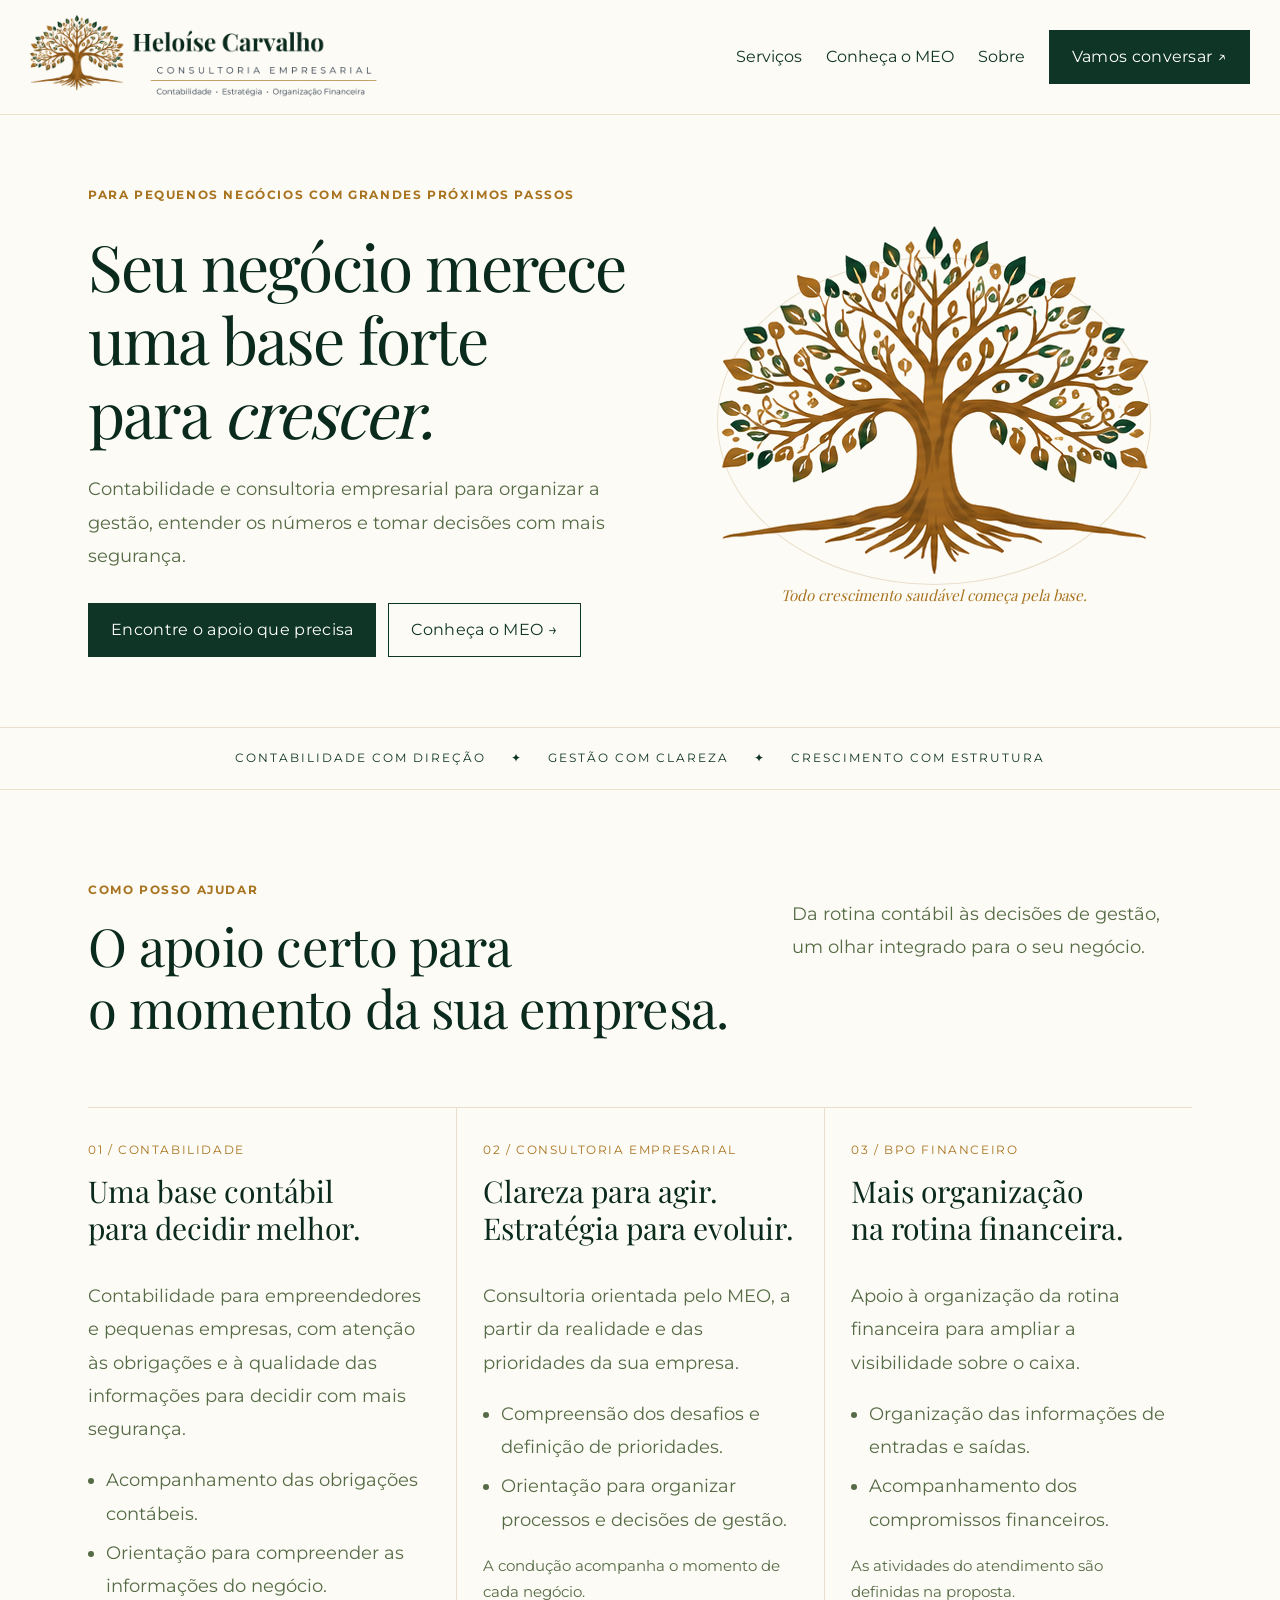
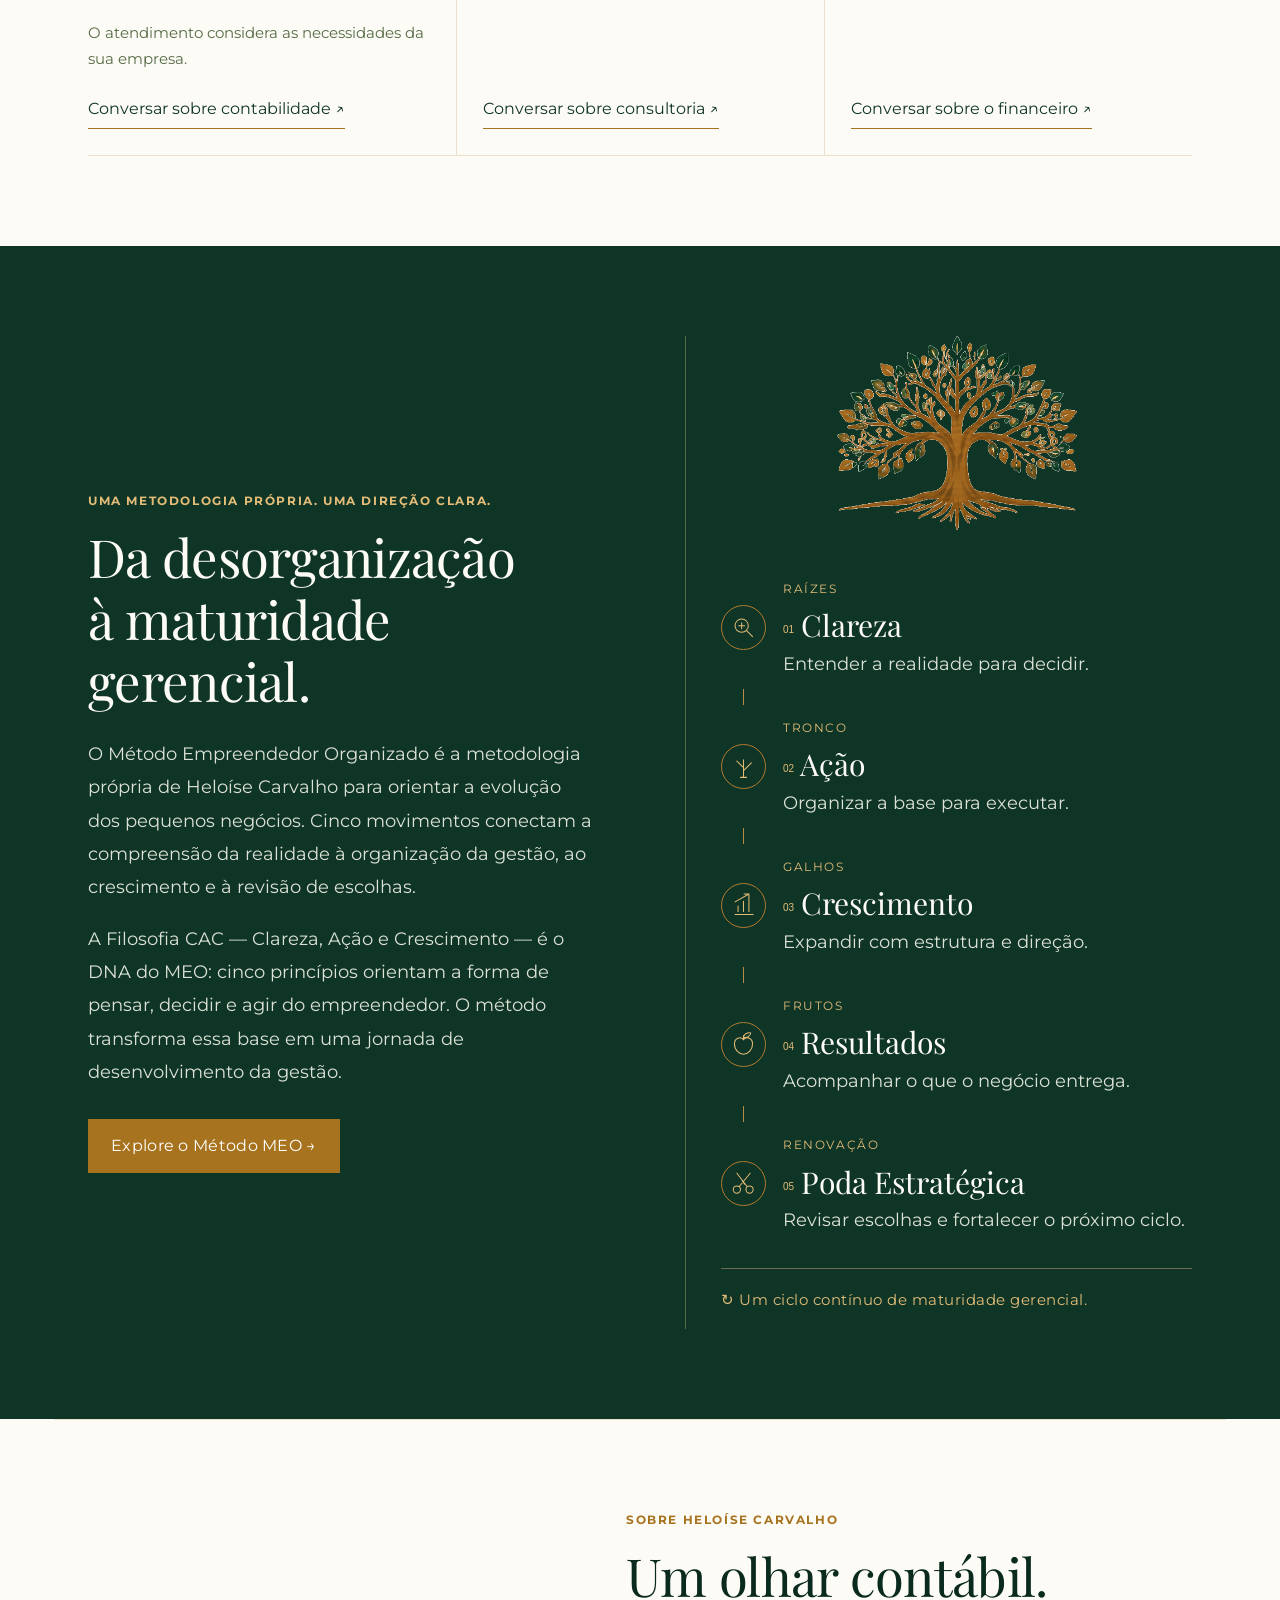
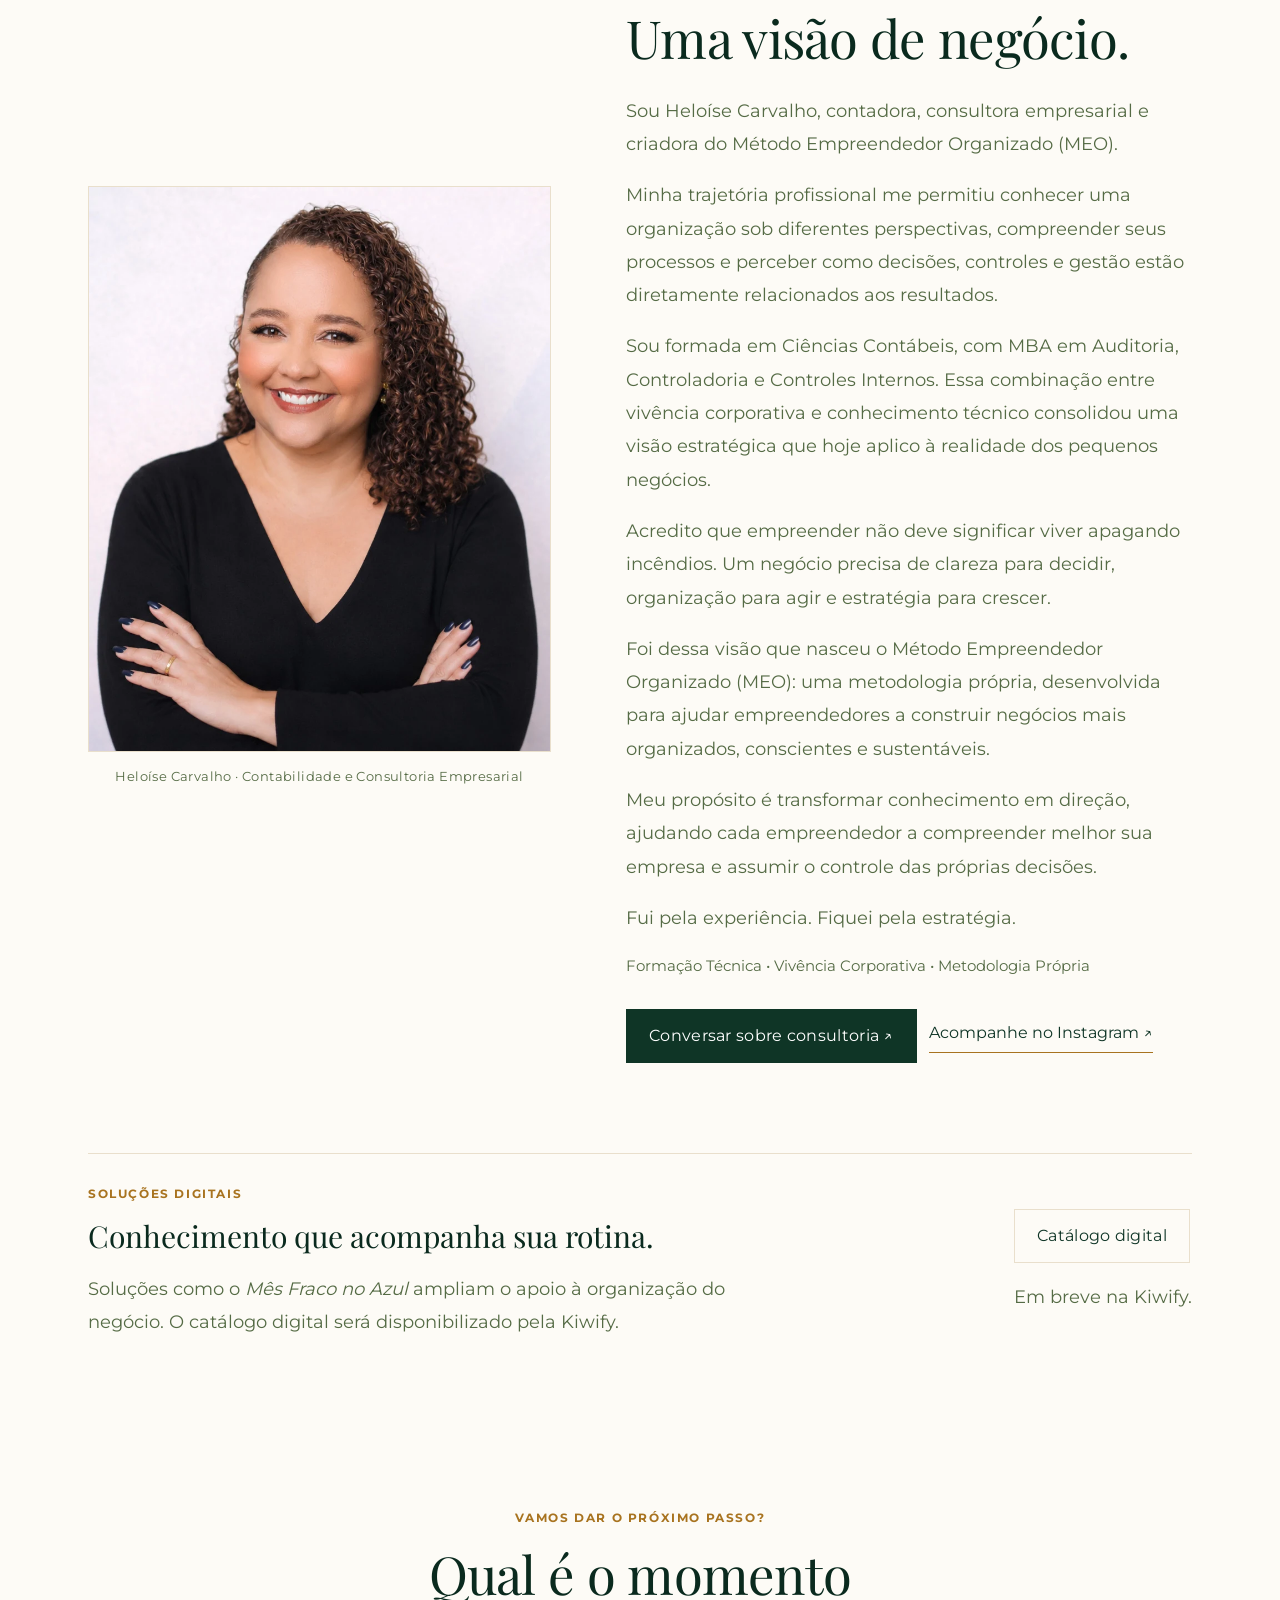
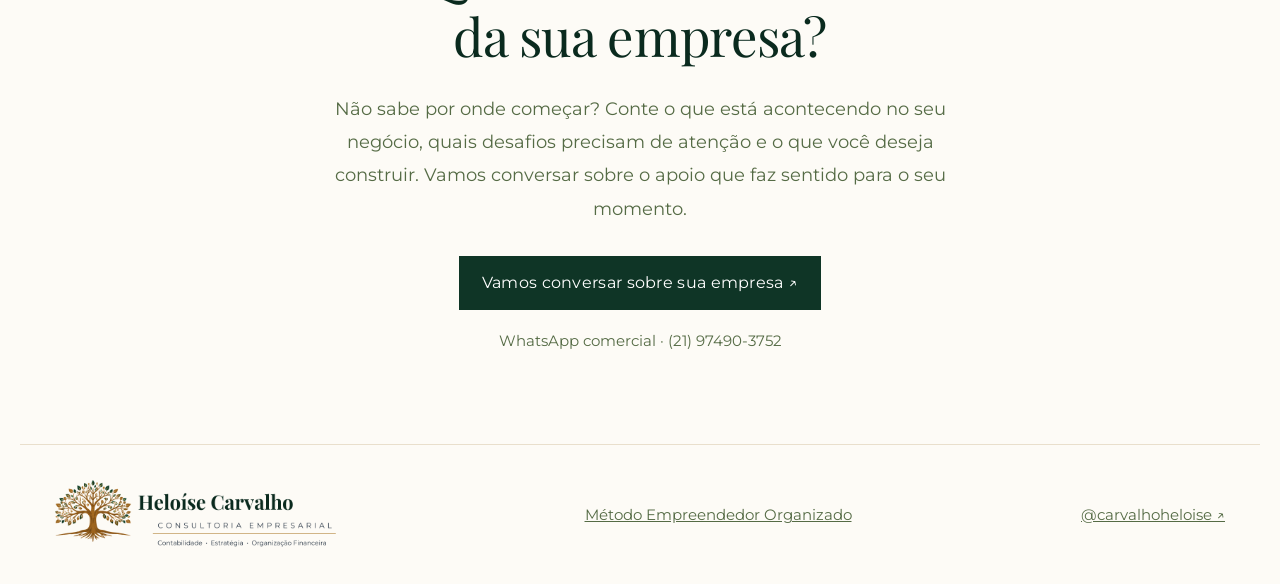
<file: index.html>
<!doctype html>
<html lang="pt-BR">
<head>
<meta charset="utf-8">
<meta name="viewport" content="width=device-width,initial-scale=1">
<meta name="robots" content="index,follow">
<title>Heloíse Carvalho | Consultoria Empresarial</title>
<meta name="description" content="Contabilidade e consultoria empresarial para pequenos negócios. Organização, clareza e estratégia com Heloíse Carvalho e o Método Empreendedor Organizado.">
<link rel="icon" type="image/png" sizes="32x32" href="assets/favicon-32.png">
<link rel="apple-touch-icon" sizes="180x180" href="assets/favicon-180.png">
<link rel="stylesheet" href="style.css">
<link rel="stylesheet" href="identity.css?v=20261111-legibilidade">
<script src="preview.js" defer></script></head>
<body>
<a class="skip" href="#principal">Ir para o conteúdo</a><header><div class="nav">
<a class="brand" href="index.html" aria-label="Heloíse Carvalho | Consultoria Empresarial — início"><img src="assets/logo-oficial-horizontal.png" alt="Heloíse Carvalho | Consultoria Empresarial — Contabilidade, Estratégia e Organização Financeira" width="1700" height="388"></a><nav aria-label="Principal"><a href="#servicos">Serviços</a><a href="meo.html">Conheça o MEO</a><a href="#sobre">Sobre</a><a class="button" href="https://wa.me/5521974903752" target="_blank" rel="noopener">Vamos conversar ↗</a></nav>
</div></header><main id="principal"><section class="wrap hero"><div>
<div class="eyebrow">Para pequenos negócios com grandes próximos passos</div>
<h1>Seu negócio merece<br>uma base forte<br>para <em>crescer.</em>
</h1>
<p>Contabilidade e consultoria empresarial para organizar a gestão, entender os números e tomar decisões com mais segurança.</p>
<div class="actions">
<a class="button" href="#servicos">Encontre o apoio que precisa</a><a class="button outline" href="meo.html">Conheça o MEO →</a>
</div>
</div>
<div class="treeframe">
<img class="tree official-tree" src="assets/simbolo-oficial.png" alt="Símbolo oficial de Heloíse Carvalho: árvore com folhas verdes e douradas" width="430" height="348"><p class="caption">Todo crescimento saudável começa pela base.</p>
</div></section><div class="strip">
<span>Contabilidade com direção</span><span>✦</span><span>Gestão com clareza</span><span>✦</span><span>Crescimento com estrutura</span>
</div>
<section class="wrap" id="servicos"><div class="sectionhead">
<div>
<div class="eyebrow">Como posso ajudar</div>
<h2>O apoio certo para<br>o momento da sua empresa.</h2>
</div>
<p>Da rotina contábil às decisões de gestão, um olhar integrado para o seu negócio.</p>
</div>
<div class="services">
<article class="service"><span class="number">01 / CONTABILIDADE</span><h3>Uma base contábil<br>para decidir melhor.</h3>
<p>Contabilidade para empreendedores e pequenas empresas, com atenção às obrigações e à qualidade das informações para decidir com mais segurança.</p>
<ul class="service-examples">
<li>Acompanhamento das obrigações contábeis.</li>
<li>Orientação para compreender as informações do negócio.</li>
</ul>
<p class="service-scope">O atendimento considera as necessidades da sua empresa.</p>
<a class="textlink" href="https://wa.me/5521974903752?text=Ol%C3%A1%2C%20quero%20conhecer%20os%20servi%C3%A7os%20de%20contabilidade.">Conversar sobre contabilidade ↗</a></article><article class="service"><span class="number">02 / CONSULTORIA EMPRESARIAL</span><h3>Clareza para agir.<br>Estratégia para evoluir.</h3>
<p>Consultoria orientada pelo MEO, a partir da realidade e das prioridades da sua empresa.</p>
<ul class="service-examples">
<li>Compreensão dos desafios e definição de prioridades.</li>
<li>Orientação para organizar processos e decisões de gestão.</li>
</ul>
<p class="service-scope">A condução acompanha o momento de cada negócio.</p>
<a class="textlink" href="https://wa.me/5521974903752?text=Ol%C3%A1%2C%20quero%20conversar%20sobre%20consultoria%20empresarial.">Conversar sobre consultoria ↗</a></article><article class="service"><span class="number">03 / BPO FINANCEIRO</span><h3>Mais organização<br>na rotina financeira.</h3>
<p>Apoio à organização da rotina financeira para ampliar a visibilidade sobre o caixa.</p>
<ul class="service-examples">
<li>Organização das informações de entradas e saídas.</li>
<li>Acompanhamento dos compromissos financeiros.</li>
</ul>
<p class="service-scope">As atividades do atendimento são definidas na proposta.</p>
<a class="textlink" href="https://wa.me/5521974903752?text=Ol%C3%A1%2C%20quero%20saber%20mais%20sobre%20BPO%20financeiro.">Conversar sobre o financeiro ↗</a></article>
</div></section><section class="dark"><div class="wrap split">
<div>
<div class="eyebrow">Uma metodologia própria. Uma direção clara.</div>
<h2>Da desorganização<br>à maturidade gerencial.</h2>
<p>O Método Empreendedor Organizado é a metodologia própria de Heloíse Carvalho para orientar a evolução dos pequenos negócios. Cinco movimentos conectam a compreensão da realidade à organização da gestão, ao crescimento e à revisão de escolhas.</p>
<p>A Filosofia CAC — Clareza, Ação e Crescimento — é o DNA do MEO: cinco princípios orientam a forma de pensar, decidir e agir do empreendedor. O método transforma essa base em uma jornada de desenvolvimento da gestão.</p>
<div class="actions"><a class="button gold" href="meo.html">Explore o Método MEO →</a></div>
</div>
<div class="method-visual">
<div class="method-tree"><img class="tree official-tree" src="assets/simbolo-oficial.png" alt="Símbolo oficial de Heloíse Carvalho: árvore com folhas verdes e douradas" width="430" height="348"></div>
<ol class="movement-list">
<li>
<span class="movement-icon"><svg viewBox="0 0 48 48" aria-hidden="true" focusable="false" fill="none" stroke="currentColor" stroke-width="1.7" stroke-linecap="round" stroke-linejoin="round"><circle cx="21" cy="21" r="11"></circle><path d="m29 29 10 10M16 21h10m-5-5v10"></path></svg></span><div>
<span class="movement-stage">Raízes</span><h3>
<span class="movement-number">01</span> Clareza</h3>
<p>Entender a realidade para decidir.</p>
</div>
</li>
<li>
<span class="movement-icon"><svg viewBox="0 0 48 48" aria-hidden="true" focusable="false" fill="none" stroke="currentColor" stroke-width="1.7" stroke-linecap="round" stroke-linejoin="round"><path d="M24 42V13m0 13L13 15m11 16 13-13M19 42h10"></path></svg></span><div>
<span class="movement-stage">Tronco</span><h3>
<span class="movement-number">02</span> Ação</h3>
<p>Organizar a base para executar.</p>
</div>
</li>
<li>
<span class="movement-icon"><svg viewBox="0 0 48 48" aria-hidden="true" focusable="false" fill="none" stroke="currentColor" stroke-width="1.7" stroke-linecap="round" stroke-linejoin="round"><path d="M10 39h30M15 34V25m9 9V17m9 17V8M10 18 33 5m-8 0h8v8"></path></svg></span><div>
<span class="movement-stage">Galhos</span><h3>
<span class="movement-number">03</span> Crescimento</h3>
<p>Expandir com estrutura e direção.</p>
</div>
</li>
<li>
<span class="movement-icon"><svg viewBox="0 0 48 48" aria-hidden="true" focusable="false" fill="none" stroke="currentColor" stroke-width="1.7" stroke-linecap="round" stroke-linejoin="round"><path d="M24 16c-5-6-15-3-15 7 0 10 8 17 15 17s15-7 15-17c0-10-10-13-15-7Z"></path><path d="M24 16V9m0 3c1-6 7-8 12-7-1 5-6 9-12 7Z"></path></svg></span><div>
<span class="movement-stage">Frutos</span><h3>
<span class="movement-number">04</span> Resultados</h3>
<p>Acompanhar o que o negócio entrega.</p>
</div>
</li>
<li>
<span class="movement-icon"><svg viewBox="0 0 48 48" aria-hidden="true" focusable="false" fill="none" stroke="currentColor" stroke-width="1.7" stroke-linecap="round" stroke-linejoin="round"><circle cx="13" cy="34" r="6"></circle><circle cx="34" cy="34" r="6"></circle><path d="m17 29 18-22M30 29 13 7m9 13 4 5"></path></svg></span><div>
<span class="movement-stage">Renovação</span><h3>
<span class="movement-number">05</span> Poda Estratégica</h3>
<p>Revisar escolhas e fortalecer o próximo ciclo.</p>
</div>
</li>
</ol>
<p class="movement-cycle">↻ Um ciclo contínuo de maturidade gerencial.</p>
</div>
</div></section><section class="wrap about about-layout" id="sobre"><figure class="professional-portrait"><img src="assets/heloise-831.webp" srcset="assets/heloise-430.webp 430w, assets/heloise-831.webp 831w" sizes="(max-width: 800px) calc(100vw - 48px), 480px" alt="Heloíse Carvalho, contadora e consultora empresarial" width="831" height="1015" loading="lazy"><figcaption>Heloíse Carvalho · Contabilidade e Consultoria Empresarial</figcaption></figure><div>
<div class="eyebrow">Sobre Heloíse Carvalho</div>
<h2>Um olhar contábil.<br>Uma visão de negócio.</h2>
<p>Sou Heloíse Carvalho, contadora, consultora empresarial e criadora do Método Empreendedor Organizado (MEO).</p>
<p>Minha trajetória profissional me permitiu conhecer uma organização sob diferentes perspectivas, compreender seus processos e perceber como decisões, controles e gestão estão diretamente relacionados aos resultados.</p>
<p>Sou formada em Ciências Contábeis, com MBA em Auditoria, Controladoria e Controles Internos. Essa combinação entre vivência corporativa e conhecimento técnico consolidou uma visão estratégica que hoje aplico à realidade dos pequenos negócios.</p>
<p>Acredito que empreender não deve significar viver apagando incêndios. Um negócio precisa de clareza para decidir, organização para agir e estratégia para crescer.</p>
<p>Foi dessa visão que nasceu o Método Empreendedor Organizado (MEO): uma metodologia própria, desenvolvida para ajudar empreendedores a construir negócios mais organizados, conscientes e sustentáveis.</p>
<p>Meu propósito é transformar conhecimento em direção, ajudando cada empreendedor a compreender melhor sua empresa e assumir o controle das próprias decisões.</p>
<p>Fui pela experiência. Fiquei pela estratégia.</p>
<p class="tiny">Formação Técnica • Vivência Corporativa • Metodologia Própria</p>
<div class="actions about-actions">
<a class="button" href="https://wa.me/5521974903752?text=Ol%C3%A1%2C%20Helo%C3%ADse!%20Quero%20conversar%20sobre%20consultoria%20para%20minha%20empresa.">Conversar sobre consultoria ↗</a><a class="textlink" href="https://www.instagram.com/carvalhoheloise/" target="_blank" rel="noopener">Acompanhe no Instagram ↗</a>
</div>
</div></section><section class="wrap" style="padding-top:0;padding-bottom:30px"><div class="digital">
<div>
<div class="eyebrow">Soluções digitais</div>
<h3>Conhecimento que acompanha sua rotina.</h3>
<p>Soluções como o <em>Mês Fraco no Azul</em> ampliam o apoio à organização do negócio. O catálogo digital será disponibilizado pela Kiwify.</p>
</div>
<div>
<!-- Inserir o endereço real do catálogo Kiwify neste bloco quando for fornecido; substituir o botão por um link. --><button class="button outline catalog-pending" type="button" disabled aria-describedby="catalog-status">Catálogo digital</button><p id="catalog-status" class="tiny">Em breve na Kiwify.</p>
</div>
</div></section><section class="wrap contact" id="contato"><div class="eyebrow">Vamos dar o próximo passo?</div>
<h2>Qual é o momento<br>da sua empresa?</h2>
<p>Não sabe por onde começar? Conte o que está acontecendo no seu negócio, quais desafios precisam de atenção e o que você deseja construir. Vamos conversar sobre o apoio que faz sentido para o seu momento.</p>
<div class="actions"><a class="button" href="https://wa.me/5521974903752?text=Ol%C3%A1%2C%20Helo%C3%ADse!%20Quero%20conversar%20sobre%20o%20momento%20atual%20da%20minha%20empresa." target="_blank" rel="noopener">Vamos conversar sobre sua empresa ↗</a></div>
<p class="tiny" style="margin-top:18px">WhatsApp comercial · (21) 97490-3752</p></section></main><footer><a class="footer-brand" href="index.html" aria-label="Heloíse Carvalho — início"><img src="assets/logo-oficial-horizontal.png" alt="Heloíse Carvalho | Consultoria Empresarial" width="1700" height="388" loading="lazy"></a><a href="meo.html">Método Empreendedor Organizado</a><a href="https://www.instagram.com/carvalhoheloise/">@carvalhoheloise ↗</a></footer>
</body>
</html>
</file>
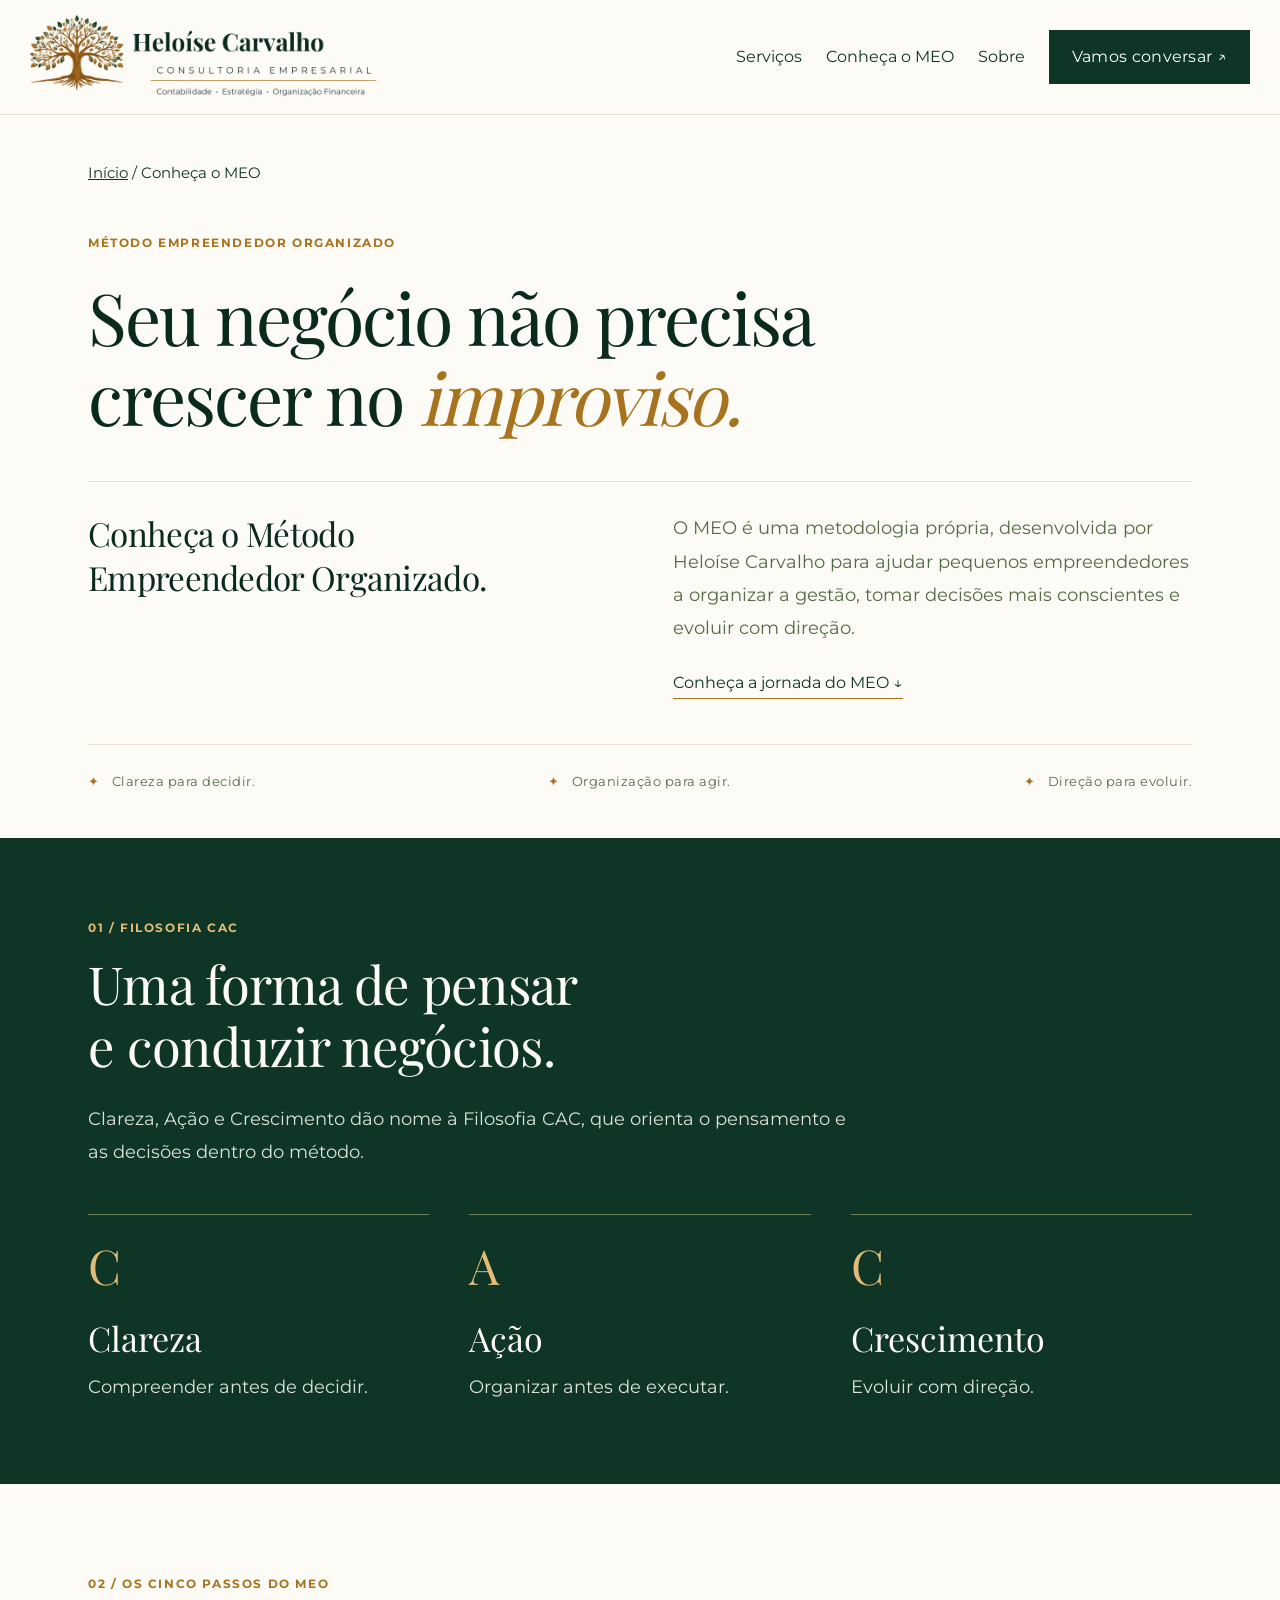
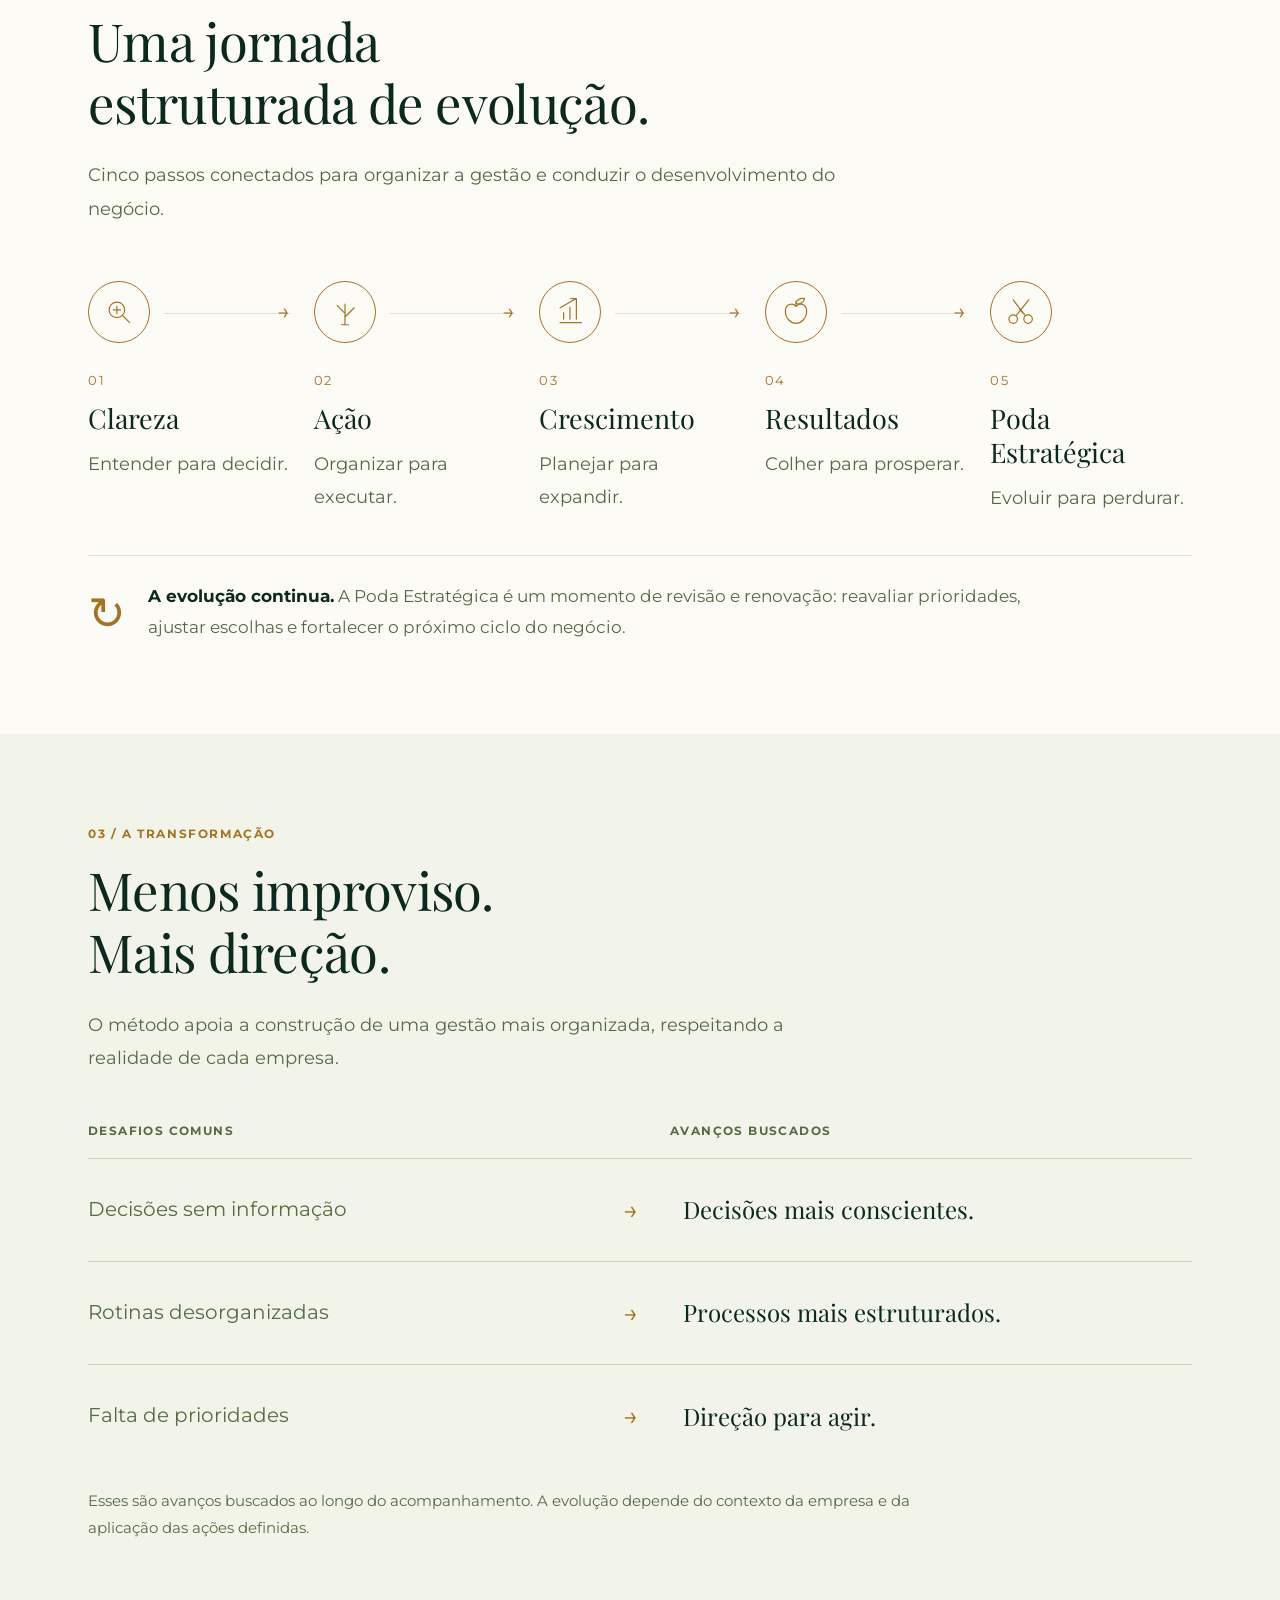
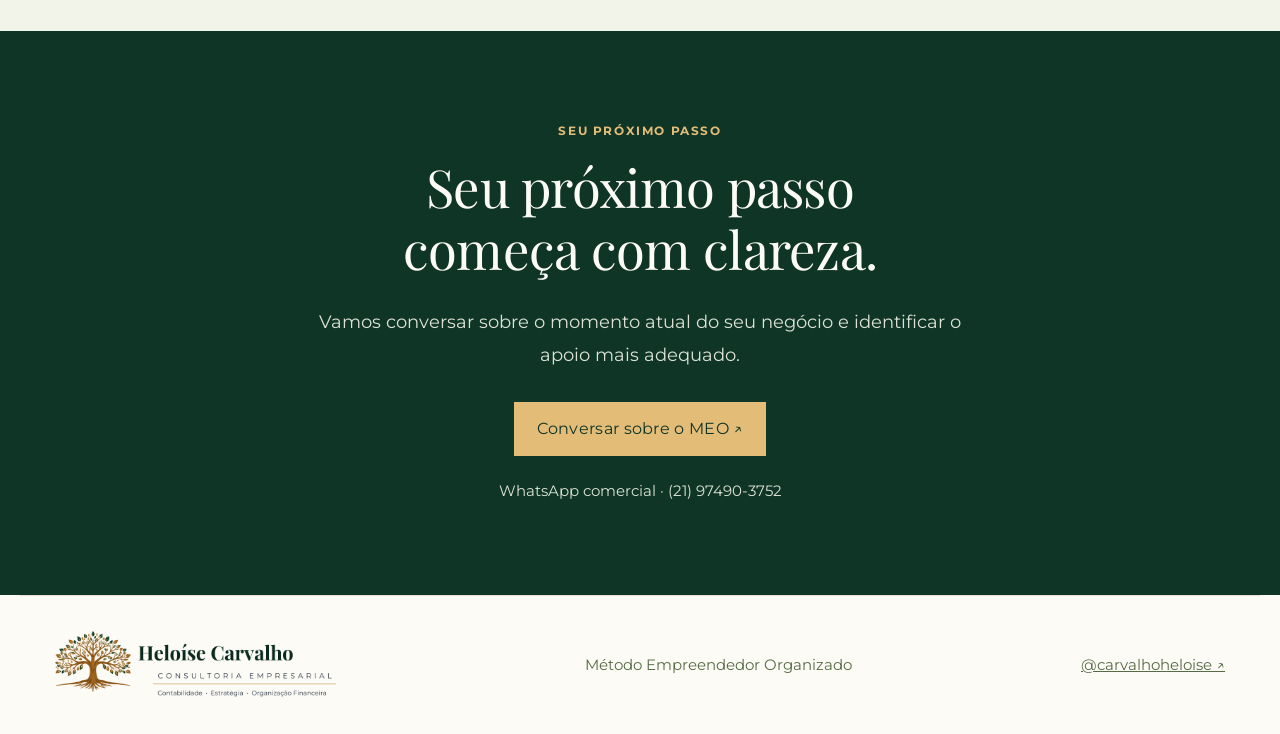
<file: meo.html>
<!doctype html>
<html lang="pt-BR">
<head>
<meta charset="utf-8">
<meta name="viewport" content="width=device-width,initial-scale=1">
<meta name="robots" content="index,follow">
<title>MEO | Método Empreendedor Organizado — Heloíse Carvalho</title>
<meta name="description" content="Conheça a Filosofia CAC (Clareza, Ação e Crescimento) e os cinco passos do Método Empreendedor Organizado: da desorganização à maturidade gerencial.">
<link rel="icon" type="image/png" sizes="32x32" href="assets/favicon-32.png">
<link rel="apple-touch-icon" sizes="180x180" href="assets/favicon-180.png">
<link rel="stylesheet" href="style.css">
<link rel="stylesheet" href="identity.css?v=20261111-legibilidade">
<link rel="stylesheet" href="meo.css?v=arquitetura-1">
<script src="preview.js" defer></script></head>
<body>
<a class="skip" href="#principal">Ir para o conteúdo</a><header><div class="nav">
<a class="brand" href="index.html" aria-label="Heloíse Carvalho | Consultoria Empresarial — início"><img src="assets/logo-oficial-horizontal.png" alt="Heloíse Carvalho | Consultoria Empresarial — Contabilidade, Estratégia e Organização Financeira" width="1700" height="388"></a><nav aria-label="Principal"><a href="index.html#servicos">Serviços</a><a href="meo.html" aria-current="page">Conheça o MEO</a><a href="index.html#sobre">Sobre</a><a class="button" href="https://wa.me/5521974903752">Vamos conversar ↗</a></nav>
</div></header><main id="principal" class="meo-editorial">
<section class="wrap meo-opening" aria-labelledby="meo-title">
<div class="breadcrumbs"><a href="index.html">Início</a> / Conheça o MEO</div>
<div class="eyebrow">Método Empreendedor Organizado</div>
<h1 id="meo-title">Seu negócio não precisa <br>crescer no <em>improviso.</em></h1>
<div class="meo-opening-copy"><h2>Conheça o Método<br>Empreendedor Organizado.</h2><div><p>O MEO é uma metodologia própria, desenvolvida por Heloíse Carvalho para ajudar pequenos empreendedores a organizar a gestão, tomar decisões mais conscientes e evoluir com direção.</p><a class="textlink" href="#passos">Conheça a jornada do MEO ↓</a></div></div>
<div class="meo-signature" aria-hidden="true"><span>Clareza para decidir.</span><span>Organização para agir.</span><span>Direção para evoluir.</span></div>
</section>
<section class="dark" id="filosofia" aria-labelledby="cac-title"><div class="wrap meo-cac">
<div class="eyebrow">01 / Filosofia CAC</div><h2 id="cac-title">Uma forma de pensar<br>e conduzir negócios.</h2>
<p class="meo-lead">Clareza, Ação e Crescimento dão nome à Filosofia CAC, que orienta o pensamento e as decisões dentro do método.</p>
<div class="cac-pillars"><article><span class="pillar-letter" aria-hidden="true">C</span><h3>Clareza</h3><p>Compreender antes de decidir.</p></article><article><span class="pillar-letter" aria-hidden="true">A</span><h3>Ação</h3><p>Organizar antes de executar.</p></article><article><span class="pillar-letter" aria-hidden="true">C</span><h3>Crescimento</h3><p>Evoluir com direção.</p></article></div>
</div></section>
<section class="wrap meo-steps-section" id="passos" aria-labelledby="journey-title"><span id="arvore" class="legacy-anchor" aria-hidden="true"></span>
<div class="eyebrow">02 / Os cinco passos do MEO</div><h2 id="journey-title">Uma jornada<br>estruturada de evolução.</h2><p class="meo-lead">Cinco passos conectados para organizar a gestão e conduzir o desenvolvimento do negócio.</p>
<ol class="meo-journey-line"><li><span class="journey-icon"><svg viewBox="0 0 48 48" aria-hidden="true" focusable="false" fill="none" stroke="currentColor" stroke-width="1.7" stroke-linecap="round" stroke-linejoin="round"><circle cx="21" cy="21" r="11"></circle><path d="m29 29 10 10M16 21h10m-5-5v10"></path></svg></span><span class="journey-number">01</span><h3>Clareza</h3><p>Entender para decidir.</p></li><li><span class="journey-icon"><svg viewBox="0 0 48 48" aria-hidden="true" focusable="false" fill="none" stroke="currentColor" stroke-width="1.7" stroke-linecap="round" stroke-linejoin="round"><path d="M24 42V13m0 13L13 15m11 16 13-13M19 42h10"></path></svg></span><span class="journey-number">02</span><h3>Ação</h3><p>Organizar para executar.</p></li><li><span class="journey-icon"><svg viewBox="0 0 48 48" aria-hidden="true" focusable="false" fill="none" stroke="currentColor" stroke-width="1.7" stroke-linecap="round" stroke-linejoin="round"><path d="M10 39h30M15 34V25m9 9V17m9 17V8M10 18 33 5m-8 0h8v8"></path></svg></span><span class="journey-number">03</span><h3>Crescimento</h3><p>Planejar para expandir.</p></li><li><span class="journey-icon"><svg viewBox="0 0 48 48" aria-hidden="true" focusable="false" fill="none" stroke="currentColor" stroke-width="1.7" stroke-linecap="round" stroke-linejoin="round"><path d="M24 16c-5-6-15-3-15 7 0 10 8 17 15 17s15-7 15-17c0-10-10-13-15-7Z"></path><path d="M24 16V9m0 3c1-6 7-8 12-7-1 5-6 9-12 7Z"></path></svg></span><span class="journey-number">04</span><h3>Resultados</h3><p>Colher para prosperar.</p></li><li><span class="journey-icon"><svg viewBox="0 0 48 48" aria-hidden="true" focusable="false" fill="none" stroke="currentColor" stroke-width="1.7" stroke-linecap="round" stroke-linejoin="round"><circle cx="13" cy="34" r="6"></circle><circle cx="34" cy="34" r="6"></circle><path d="m17 29 18-22M30 29 13 7m9 13 4 5"></path></svg></span><span class="journey-number">05</span><h3>Poda Estratégica</h3><p>Evoluir para perdurar.</p></li></ol>
<div class="meo-renewal"><span class="renewal-symbol" aria-hidden="true">↻</span><p><strong>A evolução continua.</strong> A Poda Estratégica é um momento de revisão e renovação: reavaliar prioridades, ajustar escolhas e fortalecer o próximo ciclo do negócio.</p></div>
</section>
<section class="meo-change" id="arquitetura" aria-labelledby="change-title"><div class="wrap">
<div class="eyebrow">03 / A transformação</div><h2 id="change-title">Menos improviso.<br>Mais direção.</h2><p class="meo-lead">O método apoia a construção de uma gestão mais organizada, respeitando a realidade de cada empresa.</p>
<div class="change-head" aria-hidden="true"><span>Desafios comuns</span><span>Avanços buscados</span></div>
<ul class="change-list"><li><span>Decisões sem informação</span><span class="change-arrow" aria-hidden="true">→</span><strong>Decisões mais conscientes.</strong></li><li><span>Rotinas desorganizadas</span><span class="change-arrow" aria-hidden="true">→</span><strong>Processos mais estruturados.</strong></li><li><span>Falta de prioridades</span><span class="change-arrow" aria-hidden="true">→</span><strong>Direção para agir.</strong></li></ul>
<p class="change-context">Esses são avanços buscados ao longo do acompanhamento. A evolução depende do contexto da empresa e da aplicação das ações definidas.</p>
</div></section>
<section class="dark meo-invitation" aria-labelledby="invite-title"><div class="wrap contact"><div class="eyebrow">Seu próximo passo</div><h2 id="invite-title">Seu próximo passo<br>começa com clareza.</h2><p>Vamos conversar sobre o momento atual do seu negócio e identificar o apoio mais adequado.</p><div class="actions"><a class="button gold" href="https://wa.me/5521974903752?text=Ol%C3%A1%2C%20Helo%C3%ADse!%20Quero%20conhecer%20o%20MEO%20e%20conversar%20sobre%20o%20momento%20atual%20do%20meu%20neg%C3%B3cio.">Conversar sobre o MEO ↗</a></div><p class="tiny meo-phone">WhatsApp comercial · (21) 97490-3752</p></div></section>
</main><footer><a class="footer-brand" href="index.html" aria-label="Heloíse Carvalho — início"><img src="assets/logo-oficial-horizontal.png" alt="Heloíse Carvalho | Consultoria Empresarial" width="1700" height="388" loading="lazy"></a><span>Método Empreendedor Organizado</span><a href="https://www.instagram.com/carvalhoheloise/">@carvalhoheloise ↗</a></footer>
</body>
</html>
</file>
<file: style.css>
:root{--navy:#08243c;--gold:#916522;--cream:#f7f2e9;--line:#d8ccb7;--muted:#50606a}*{box-sizing:border-box}html{scroll-behavior:smooth;scroll-padding-top:100px}body{margin:0;background:var(--cream);color:var(--navy);font:16px/1.7 Arial,sans-serif}a{color:inherit}a:focus-visible,button:focus-visible,summary:focus-visible{outline:3px solid var(--gold);outline-offset:5px}header{border-bottom:1px solid var(--line);background:var(--cream);position:sticky;top:0;z-index:5}.nav{max-width:1240px;margin:auto;padding:22px 34px;display:flex;align-items:center;justify-content:space-between;gap:24px}.brand{text-decoration:none;font:25px Georgia,serif}.brand small{display:block;font:9px/2 Arial;letter-spacing:2px;text-transform:uppercase}nav{display:flex;gap:25px;align-items:center;font-size:13px}nav a{text-decoration:none}nav a:hover{color:var(--gold)}.button{display:inline-block;text-decoration:none;padding:13px 23px;background:var(--navy);color:white;border:1px solid var(--navy);font-size:13px;letter-spacing:.3px}.button.gold{background:#b48b47;border-color:#b48b47;color:var(--navy)}.button.outline{background:transparent;color:var(--navy)}.wrap{max-width:1172px;margin:auto;padding:90px 34px}.eyebrow{font-size:10px;letter-spacing:2.6px;text-transform:uppercase;color:var(--gold);font-weight:bold}h1,h2,h3{font-family:Georgia,serif;font-weight:normal;line-height:1.08}h1{font-size:clamp(44px,5.5vw,76px);letter-spacing:-2px;margin:24px 0}h2{font-size:clamp(34px,4vw,50px);margin:16px 0 26px}h3{font-size:27px;margin:14px 0}p{max-width:660px;color:var(--muted)}.hero{display:grid;grid-template-columns:1.05fr 1fr;gap:50px;align-items:center;padding-top:70px;padding-bottom:70px}.hero p{max-width:480px}.actions{display:flex;gap:12px;flex-wrap:wrap;margin-top:30px}.tree{width:100%;display:block;mix-blend-mode:multiply}.treeframe{position:relative}.treeframe:before{content:'';position:absolute;inset:5% 8%;border:1px solid var(--line);border-radius:50%;z-index:-1}.caption{font:italic 17px Georgia;text-align:center;color:var(--gold);margin:8px}.strip{border-top:1px solid var(--line);border-bottom:1px solid var(--line);padding:20px 34px;display:flex;gap:40px;justify-content:center;font-size:10px;text-transform:uppercase;letter-spacing:2px}.sectionhead{display:flex;justify-content:space-between;gap:45px;align-items:end;margin-bottom:42px}.sectionhead p{max-width:360px}.services{display:grid;grid-template-columns:repeat(3,1fr);border-top:1px solid var(--line)}.service{padding:32px 26px 26px 0;border-bottom:1px solid var(--line)}.service+.service{border-left:1px solid var(--line);padding-left:26px}.number{color:var(--gold);font-size:12px;letter-spacing:2px}.service p{font-size:14px}.textlink{font-size:13px;text-decoration:none;border-bottom:1px solid var(--gold);padding-bottom:6px}.dark{background:var(--navy);color:var(--cream)}.dark p{color:#c5ced4}.dark .eyebrow{color:#d9b578}.split{display:grid;grid-template-columns:1fr 1fr;gap:90px;align-items:center}.quote{font:italic 38px/1.3 Georgia;border-left:1px solid #b48b47;padding:15px 0 15px 35px}.meobox{border:1px solid var(--line);padding:40px;background:#fff9ef}.meobox img{max-height:430px;object-fit:contain;width:100%}.tiny{font-size:12px}.contact{text-align:center}.contact p{margin:0 auto}.contact .actions{justify-content:center}footer{padding:35px;max-width:1240px;margin:auto;display:flex;justify-content:space-between;gap:25px;border-top:1px solid var(--line);font-size:12px}.about{border-top:1px solid var(--line)}.digital{padding:30px 0;border-top:1px solid var(--line);display:flex;justify-content:space-between;gap:30px}.digital h3{font-size:24px}.digital p{font-size:14px}.breadcrumbs{font-size:12px;margin-bottom:30px}.methodhero{padding-bottom:35px}.methodhero h1{font-size:clamp(44px,5vw,66px)}.treeparts{display:grid;grid-template-columns:1fr 1fr;gap:16px}.treeparts article{border-top:1px solid var(--line);padding:15px 0}.treeparts h3{font-size:23px}.treeparts p{font-size:14px}.steps{counter-reset:step;display:grid;grid-template-columns:repeat(5,1fr);border-top:1px solid var(--line);margin-top:45px}.step{padding:25px 17px 10px 0}.step+.step{border-left:1px solid var(--line);padding-left:17px}.step h3{font-size:24px}.step p{font-size:14px}.principles{display:flex;gap:25px;font:30px Georgia;color:#e0bd7b;flex-wrap:wrap}.gallery{display:grid;grid-template-columns:repeat(3,1fr);gap:20px;margin-top:25px}.gallery img{width:100%;height:auto}.gallery a{font-size:12px}details{border-top:1px solid var(--line);padding:20px 0}summary{cursor:pointer;font-size:15px}.note{border:1px solid var(--line);padding:16px 20px;font-size:13px}.skip{position:absolute;left:-9999px}.skip:focus{left:10px;top:10px;z-index:10;background:white;padding:10px}@media(max-width:800px){.nav{padding:18px 22px;flex-wrap:wrap;gap:15px}.brand{font-size:23px}nav{gap:16px;font-size:12px;flex-wrap:wrap}nav .button{padding:8px 13px}.wrap{padding:60px 24px}.hero,.split{grid-template-columns:1fr;gap:35px}.hero{padding-top:40px}.hero .treeframe{max-width:520px;margin:auto}.sectionhead{display:block}.services{grid-template-columns:1fr}.service+.service{border-left:0;padding-left:0}.strip{gap:18px;flex-wrap:wrap;font-size:9px}.steps{grid-template-columns:1fr}.step+.step{border-left:0;border-top:1px solid var(--line);padding-left:0}.step{display:grid;grid-template-columns:35px 1fr;column-gap:15px}.step p{grid-column:2}.gallery{grid-template-columns:1fr}.gallery img{max-width:450px}.digital,footer{flex-direction:column}.quote{font-size:30px}.treeparts{gap:20px}h1{letter-spacing:-1px}.methodhero{padding-bottom:30px}}@media(prefers-reduced-motion:reduce){html{scroll-behavior:auto}}
.method-visual{border-left:1px solid #6e6b58;padding-left:35px}.method-tree{background:var(--cream);max-width:400px;margin:0 auto 28px}.movement-list{list-style:none;padding:0;margin:0}.movement-list li{display:flex;gap:17px;align-items:center;padding:13px 0;position:relative}.movement-list li+li:before{content:'';position:absolute;left:22px;top:-8px;height:16px;border-left:1px solid #b48b47}.movement-icon{width:45px;height:45px;flex-shrink:0;border:1px solid #b48b47;border-radius:50%;padding:7px;color:#e0bd7b}.movement-icon svg{width:100%;height:100%}.movement-stage{color:#d9b578;text-transform:uppercase;letter-spacing:2px;font-size:9px}.movement-list h3{font-size:23px;margin:3px 0}.movement-number{font:10px Arial;color:#d9b578;vertical-align:middle}.movement-list p{margin:3px 0;font-size:13px;line-height:1.5}.movement-cycle{font-size:11px;letter-spacing:.5px;color:#e0bd7b!important;border-top:1px solid #6e6b58;padding-top:18px}.catalog-pending{opacity:.7;cursor:default;white-space:nowrap}.step-mark{display:flex;flex-direction:column;gap:15px}.step-mark svg{width:44px;height:44px}.step-mark span{font-size:9px;letter-spacing:1px}@media(max-width:800px){.method-visual{border-left:0;padding-left:0}.step{grid-template-columns:70px 1fr}.step-mark{grid-row:1/3}.step p{margin-top:0}.movement-list{max-width:470px;margin:auto}.movement-cycle{text-align:center}}

@media(max-width:800px){.step{grid-template-columns:70px 1fr}}
</file>
<file: identity.css>
@font-face{font-family:'Playfair Display';src:url('assets/fonts/PlayfairDisplay-Regular.woff') format('woff');font-weight:400;font-style:normal;font-display:swap}@font-face{font-family:'Playfair Display';src:url('assets/fonts/PlayfairDisplay-Bold.woff') format('woff');font-weight:700;font-style:normal;font-display:swap}@font-face{font-family:Montserrat;src:url('assets/fonts/Montserrat-Regular.woff') format('woff');font-weight:400;font-style:normal;font-display:swap}@font-face{font-family:Montserrat;src:url('assets/fonts/Montserrat-Bold.woff') format('woff');font-weight:700;font-style:normal;font-display:swap}
:root{--navy:#0F3526;--green:#0F3526;--title:#0A2A1E;--olive:#556B45;--gold:#A8731F;--lightgold:#B17B30;--cream:#FDFBF6;--line:#E9DFCC;--muted:#556B45;--pale:#F3F4E9;--card:#FCF2E3}
body{font-family:Montserrat,sans-serif;font-size:15px;line-height:1.8}h1,h2,h3,.caption{font-family:'Playfair Display',serif}h1,h2,h3{color:var(--title)}h1{font-size:clamp(42px,5vw,70px);line-height:1.15;letter-spacing:-1.8px}h2{font-size:clamp(32px,3.5vw,47px);line-height:1.2}h3{line-height:1.25}.dark h2,.dark h3{color:var(--cream)}.dark p{color:#dce2d6}.dark .eyebrow,.movement-stage,.movement-number{color:#e3bc78}.dark .number{color:#e3bc78}.button{font-family:Montserrat,sans-serif;font-size:12px}.button.gold{background:var(--gold);border-color:var(--gold);color:white}.button:hover{background:var(--olive);border-color:var(--olive);color:white}.button:disabled:hover{background:transparent;border-color:var(--green);color:var(--green)}nav{font-size:12px;gap:22px}.nav{padding:15px 30px;max-width:1280px}.brand{display:block;flex-shrink:0;width:370px;line-height:0}.brand img{width:100%;height:auto;display:block}.hero{gap:45px}.treeframe:before{inset:8%;z-index:0;border-color:var(--line)}.official-tree{mix-blend-mode:normal;position:relative;max-width:510px;margin:auto;height:auto}.caption{position:relative;font-size:16px}.method-tree{background:transparent;max-width:280px}.movement-icon{color:#e3bc78;border-color:var(--lightgold)}.movement-list h3{font-size:23px}.movement-cycle{color:#e3bc78!important}.method-visual{border-color:var(--olive)}.about-layout{display:grid;grid-template-columns:.9fr 1.1fr;gap:75px;align-items:center}.portrait-reserved{aspect-ratio:4/5;min-height:420px;margin:0;position:relative;display:flex;align-items:end;justify-content:center;background:var(--pale);border:1px solid var(--line);padding:30px}.portrait-outline{position:absolute;inset:25px;border:1px solid #bdc5ab}.portrait-reserved figcaption{position:relative;text-align:center;background:var(--pale);padding:18px;display:grid;gap:8px}.portrait-reserved figcaption>span:nth-child(2){font:25px/1.3 'Playfair Display',serif;color:var(--title)}.portrait-reserved small{font-size:11px;color:var(--olive)}.philosophy-principles{display:grid;grid-template-columns:repeat(5,minmax(0,1fr));margin-top:40px}.philosophy-principles article{padding:15px 20px;border-left:1px solid var(--olive)}.philosophy-principles article:first-child{padding-left:0;border:0}.philosophy-principles h3{font-size:24px}.philosophy-principles strong{font-size:12px;color:#e3bc78;font-weight:400;display:block;line-height:1.6}.philosophy-principles p{font-size:12px;line-height:1.8}.philosophy-close{border-top:1px solid var(--olive);padding-top:25px;margin-top:35px;font-size:14px}.architecture-layers{padding:0;list-style:none;display:grid;grid-template-columns:repeat(4,minmax(0,1fr));gap:30px;margin-top:40px}.architecture-layers li{position:relative;border-top:2px solid var(--gold);padding:25px 15px 10px 0}.architecture-layers h3{font-size:28px}.architecture-layers strong{font-size:11px;text-transform:uppercase;letter-spacing:1px;color:var(--olive);font-weight:400}.architecture-layers p{font-size:13px}.layer-arrow{position:absolute;right:-25px;top:50px;font-size:25px;color:var(--gold)}.architecture-note{padding:20px 25px;background:var(--pale);font-size:13px;max-width:none}.tree-meaning{min-width:0}.root-illustration{width:100%;display:block;mix-blend-mode:multiply;margin-bottom:24px}.treeparts{gap:20px}.steps .step-mark span{color:var(--gold)}.steps h3{font-size:24px}.steps p{font-size:13px}.contact .actions{margin-top:30px}.service p{font-size:13px}.digital{align-items:center}.catalog-pending{opacity:1;color:var(--olive);border-color:var(--line)!important}footer{color:var(--olive)}
@media(min-width:801px) and (max-width:1080px){.nav{flex-wrap:wrap;justify-content:center}.brand{width:350px}.hero,.split{gap:35px}.about-layout{gap:40px}.philosophy-principles{grid-template-columns:repeat(3,minmax(0,1fr));row-gap:25px}.architecture-layers{grid-template-columns:repeat(2,minmax(0,1fr))}.layer-arrow{display:none}}
@media(max-width:800px){html{scroll-padding-top:170px}.nav{padding:10px 20px 18px;justify-content:center;gap:5px}.brand{width:min(100%,360px)}nav{justify-content:center;gap:15px;font-size:11px}nav .button{padding:7px 10px}.wrap{padding:55px 24px}.hero{padding-top:35px}.hero .treeframe{width:100%;max-width:440px}h1{font-size:44px;line-height:1.15}.about-layout{grid-template-columns:1fr;gap:35px}.portrait-reserved{max-width:430px;width:100%;min-height:0;margin:auto}.philosophy-principles{grid-template-columns:1fr;margin-top:25px}.philosophy-principles article,.philosophy-principles article:first-child{border-left:0;border-top:1px solid var(--olive);padding:22px 0}.philosophy-principles h3{margin:8px 0}.philosophy-principles p{font-size:14px}.architecture-layers{grid-template-columns:1fr;gap:20px}.architecture-layers li{padding:25px 0 20px}.layer-arrow{top:auto;bottom:-25px;left:0;right:auto;transform:rotate(90deg)}.steps .step{grid-template-columns:75px minmax(0,1fr)}.step h3{overflow-wrap:break-word}.method-visual{border:0;padding:0}.movement-list h3{font-size:23px}.method-tree{max-width:280px}.treeparts{grid-template-columns:1fr 1fr}.treeparts h3{font-size:22px}.treeparts p{font-size:12px}.sectionhead p{max-width:none}.digital{align-items:start;gap:15px}.digital h3{font-size:25px}.button{line-height:1.5}.actions{gap:14px}header{position:relative}.root-illustration{margin-top:15px}}
@media(max-width:380px){.treeparts{grid-template-columns:1fr}nav{gap:10px}.wrap{padding-left:20px;padding-right:20px}h1{font-size:38px}.brand{width:100%}}

.professional-portrait{margin:0;max-width:480px;width:100%;justify-self:center}.professional-portrait img{display:block;width:100%;height:auto;border:1px solid var(--line)}.professional-portrait figcaption{color:var(--olive);font-size:10px;letter-spacing:.4px;line-height:1.6;margin-top:13px;text-align:center}@media(max-width:800px){.professional-portrait{max-width:430px}}

/* Refinement: preserve the exported original brand proportions. */
.brand{width:370px;max-width:100%}.brand img,.footer-brand img{display:block;width:100%;height:auto}
.footer-brand{display:block;width:300px;max-width:100%;flex-shrink:0;line-height:0}
footer{align-items:center}.official-tree{max-width:430px}.method-tree{max-width:240px}
.service{display:flex;flex-direction:column}.service .textlink{margin-top:auto;align-self:flex-start}
.service-examples{padding-left:18px;margin:0 0 16px;color:var(--olive);font-size:13px;line-height:1.8}
.service-examples li+li{margin-top:6px}.service .service-scope{font-size:12px;margin-top:0;margin-bottom:24px}
.about-actions{align-items:center;row-gap:24px}.method-invite{margin-top:32px;border-top:1px solid var(--line);padding-top:28px}
.method-invite h3{font-size:28px}.method-invite p{max-width:650px}
html{scroll-padding-top:var(--header-offset,130px)}
header{position:sticky;top:0}.nav{gap:24px}nav a{min-height:44px;display:inline-flex;align-items:center}nav{flex-wrap:wrap}
.button{min-height:44px;text-align:center}.button.outline:hover{background:var(--olive);color:white}
.wrap>*,.split>*,.hero>*,.services>*,.steps>*{min-width:0}img{max-width:100%}
@media(min-width:801px) and (max-width:1080px){
 html{scroll-padding-top:var(--header-offset,205px)}
 .steps{grid-template-columns:1fr}.steps .step{display:grid;grid-template-columns:85px minmax(0,1fr);column-gap:20px;padding:24px 0}
 .step+.step{border-left:0;border-top:1px solid var(--line)}.step-mark{grid-row:1/3}.step p{grid-column:2;margin-top:0}
 .hero{grid-template-columns:1.1fr .9fr}.hero h1{font-size:48px}.services{grid-template-columns:1fr}
 .service+.service{border-left:0;padding-left:0}.service{padding-right:0}.service p{max-width:720px}
 .split{grid-template-columns:1fr;gap:45px}.method-visual{border:0;padding-left:0}.method-tree{max-width:240px}
 .movement-list{max-width:600px;margin:auto}.method-visual .movement-cycle{text-align:center}
 .philosophy-principles{grid-template-columns:1fr}.philosophy-principles article,.philosophy-principles article:first-child{border-left:0;border-top:1px solid var(--olive);padding:20px 0}
 .philosophy-principles p{font-size:14px}.tree-meaning{max-width:720px}
}
@media(max-width:800px){
 header{position:relative}html{scroll-padding-top:24px}
 .nav{gap:14px;padding:18px 20px}.brand{width:min(100%,370px)}nav{gap:8px 18px;justify-content:center;width:100%}
 nav a{font-size:12px}nav .button{padding:10px 14px}.hero h1,.methodhero h1{font-size:clamp(36px,8vw,44px)}
 .treeframe{max-width:430px}.official-tree{max-width:100%}.method-tree{max-width:240px}
 .steps .step{grid-template-columns:70px minmax(0,1fr)}.step h3{font-size:25px}
 .actions .button{max-width:100%;white-space:normal}.about-actions{align-items:flex-start}
 .service-examples,.service p,.treeparts p,.steps p{font-size:14px}
 footer{align-items:flex-start;padding:30px 24px}.footer-brand{width:300px}
 .eyebrow{letter-spacing:1.8px}.method-invite{padding-top:24px}
}
@media(max-width:380px){nav{gap:6px 14px}.nav{padding-left:20px;padding-right:20px}.steps .step{grid-template-columns:55px minmax(0,1fr);column-gap:12px}.button{padding:12px 16px}}


/* Reading scale and responsive editorial rhythm. */
body{font-size:18px;line-height:1.85}
p,.service p,.digital p,.steps p,.philosophy-principles p,.architecture-layers p,.treeparts p,.movement-list p,.architecture-note,.philosophy-close{font-size:18px;line-height:1.85}
h2{font-size:clamp(38px,4.1vw,56px);line-height:1.18;letter-spacing:-.7px}
h3,.digital h3,.steps h3,.step h3,.movement-list h3,.philosophy-principles h3,.architecture-layers h3,.treeparts h3,.method-invite h3{font-size:30px;line-height:1.25}
nav,nav a{font-size:16px}nav{gap:24px}
.button,nav .button{font-size:16px;line-height:1.5;padding:14px 22px;white-space:normal}
.textlink{font-size:16px;line-height:1.6}.service-examples{font-size:18px;line-height:1.85}
.service .service-scope,.tiny,.breadcrumbs,.caption,.movement-cycle{font-size:15px;line-height:1.75}
.eyebrow,.number,.movement-stage,.step-mark span,.steps .step-mark span{font-size:12px;line-height:1.6;letter-spacing:1.6px}
.professional-portrait figcaption{font-size:13px;line-height:1.7}
.philosophy-principles strong,.architecture-layers strong{font-size:15px;line-height:1.7}
footer{font-size:15px;line-height:1.7}.strip{font-size:12px;line-height:1.7;gap:25px}
.sectionhead{align-items:start}.sectionhead p{max-width:400px}.hero p{max-width:560px}
.philosophy-principles{grid-template-columns:repeat(3,minmax(0,1fr));gap:30px}
.philosophy-principles article,.philosophy-principles article:first-child{border:0;border-top:1px solid var(--olive);padding:24px 0}
.architecture-layers{grid-template-columns:repeat(2,minmax(0,1fr));gap:30px 50px}.layer-arrow{display:none}
.steps{grid-template-columns:1fr}.steps .step{display:grid;grid-template-columns:90px 220px minmax(0,1fr);gap:25px;padding:30px 0}
.step+.step{border-left:0;border-top:1px solid var(--line)}.step-mark{grid-row:auto}.step h3{margin:0}.step p{grid-column:auto;margin:0}
.method-intro{display:block;padding-bottom:50px}.method-intro>div{max-width:850px}.method-intro h1{font-size:clamp(48px,5vw,72px)}.method-intro h1 br{display:none}.method-intro p{max-width:780px}
.meo-map{padding-top:25px}.meo-map h2{max-width:850px;margin-bottom:40px}
.meo-label{display:block;font-size:13px;line-height:1.6;letter-spacing:1.5px;text-transform:uppercase;color:var(--gold);font-weight:700}
.meo-foundation{background:var(--pale);border-top:2px solid var(--gold);padding:30px 36px}
.meo-foundation>p:first-of-type{font-family:'Playfair Display',serif;font-size:clamp(28px,3.2vw,40px);line-height:1.35;color:var(--title);max-width:none;margin:16px 0}
.meo-foundation>p span{color:var(--gold);padding:0 12px}
.meo-map .meo-explanation{margin:12px 0 0;max-width:760px}
.meo-journey{padding:32px 0}.meo-flow{list-style:none;display:grid;grid-template-columns:repeat(5,minmax(0,1fr));gap:28px;padding:0;margin:25px 0 0}
.meo-flow li{position:relative;min-width:0;border-top:1px solid var(--line);padding-top:22px}
.meo-flow li:not(:last-child):after{content:'→';position:absolute;right:-23px;top:14px;color:var(--gold);font-size:24px}
.meo-count{font-size:14px;color:var(--gold)}.meo-flow h3{font-size:27px;margin:12px 0}.meo-flow p{margin:0}
.meo-outcome{background:var(--green);padding:32px 36px;color:var(--cream)}.meo-outcome .meo-label{color:#e3bc78}
.meo-outcome>p:first-of-type{font-family:'Playfair Display',serif;font-size:clamp(30px,3.4vw,44px);line-height:1.3;color:var(--cream);margin:16px 0;max-width:none}.meo-outcome .meo-explanation{color:#dce2d6}
@media(max-width:1200px){.nav{flex-wrap:wrap;justify-content:center}.brand{width:350px}nav{justify-content:center}.hero,.split{gap:40px}.philosophy-principles{grid-template-columns:repeat(2,minmax(0,1fr))}}
@media(min-width:801px) and (max-width:1080px){.hero h1{font-size:52px}.method-intro h1{font-size:62px}.steps .step{grid-template-columns:80px minmax(0,1fr)}.step-mark{grid-row:1/3}.step p{grid-column:2}.meo-flow{grid-template-columns:1fr}.meo-flow li{display:grid;grid-template-columns:45px 220px minmax(0,1fr);gap:20px;align-items:start;padding:20px 0}.meo-flow h3{margin:0}.meo-flow li:not(:last-child):after{content:'↓';left:8px;right:auto;top:auto;bottom:-24px}}
@media(max-width:800px){
 body{font-size:17px}p,.service p,.digital p,.steps p,.philosophy-principles p,.architecture-layers p,.treeparts p,.movement-list p,.architecture-note,.philosophy-close,.service-examples{font-size:17px;line-height:1.85}
 h2{font-size:clamp(36px,7vw,44px)}h3,.digital h3,.steps h3,.step h3,.movement-list h3,.philosophy-principles h3,.architecture-layers h3,.treeparts h3,.method-invite h3{font-size:28px}
 .hero h1,.methodhero h1{font-size:clamp(42px,9vw,56px)}.method-intro h1{letter-spacing:-1px}.method-intro{padding-bottom:35px}
 nav a{font-size:16px}.button,nav .button{font-size:16px;padding:13px 18px}nav{gap:10px 20px}
 .tiny,.service .service-scope,.breadcrumbs,.caption,.movement-cycle{font-size:14px}.strip{gap:16px}.philosophy-principles,.architecture-layers{grid-template-columns:1fr}
 .steps .step{grid-template-columns:65px minmax(0,1fr);gap:12px 18px}.step-mark{grid-row:1/3}.step p{grid-column:2}
 .sectionhead p{max-width:none}.about-layout{gap:35px}.meo-map{padding-top:20px}
 .meo-foundation,.meo-outcome{padding:26px 24px}.meo-foundation>p span{padding:0 3px}
 .meo-flow{grid-template-columns:1fr;gap:24px}.meo-flow li{padding:18px 0 8px 48px}.meo-count{position:absolute;left:0;top:21px}.meo-flow h3{font-size:28px;margin:0 0 8px}
 .meo-flow li:not(:last-child):after{content:'↓';left:4px;right:auto;top:auto;bottom:-25px}.meo-label{font-size:12px}.meo-outcome br{display:none}
}
</file>
<file: meo.css>
/* MEO page only: retain the shared identity and typography styles. */
.meo-editorial{overflow:clip}.meo-editorial h2{max-width:940px}.meo-editorial .meo-lead{max-width:760px}.meo-opening{padding-top:45px;padding-bottom:45px}.meo-opening .breadcrumbs{margin-bottom:46px}.meo-opening h1{font-size:clamp(48px,5.6vw,80px);line-height:1.12;max-width:1050px;margin:24px 0 45px;letter-spacing:-2px}.meo-opening h1 em{color:var(--gold);font-weight:400}.meo-opening-copy{display:grid;grid-template-columns:1fr 1fr;gap:65px;border-top:1px solid var(--line);padding-top:30px}.meo-opening-copy h2{font-size:clamp(28px,2.6vw,36px);line-height:1.3;margin:0}.meo-opening-copy p{margin:0 0 20px}.meo-signature{display:flex;justify-content:space-between;gap:24px;margin-top:45px;padding-top:24px;border-top:1px solid var(--line);font-size:13px;letter-spacing:.5px;color:var(--olive)}.meo-signature span:before{content:'✦';color:var(--gold);margin-right:12px}
.meo-cac{padding-top:80px;padding-bottom:80px}.cac-pillars{display:grid;grid-template-columns:repeat(3,minmax(0,1fr));gap:40px;margin-top:44px}.cac-pillars article{position:relative;border-top:1px solid #6b7c58;padding:26px 0 0}.pillar-letter{display:block;font:48px/1 'Playfair Display',serif;color:#e3bc78;margin-bottom:28px}.cac-pillars h3{font-size:34px;margin:0 0 12px}.cac-pillars p{margin:0;max-width:280px}
.meo-steps-section{position:relative}.legacy-anchor{position:absolute;top:0}.meo-journey-line{display:grid;grid-template-columns:repeat(5,minmax(0,1fr));list-style:none;padding:0;margin:55px 0 40px;gap:24px}.meo-journey-line li{position:relative;min-width:0}.journey-icon{width:62px;height:62px;border:1px solid var(--gold);border-radius:50%;display:flex;align-items:center;justify-content:center;background:var(--cream);position:relative;z-index:1;color:var(--gold)}.journey-icon svg{width:34px;height:34px}.meo-journey-line li:not(:last-child):after{content:'→';position:absolute;top:10px;left:76px;width:calc(100% - 76px);border-bottom:1px solid var(--line);height:22px;text-align:right;line-height:42px;color:var(--gold);font-size:22px}.journey-number{display:block;color:var(--gold);font-size:13px;letter-spacing:1.5px;margin-top:25px}.meo-journey-line h3{font-size:27px;margin:10px 0 12px}.meo-journey-line p{margin:0}.meo-renewal{display:flex;gap:22px;align-items:center;border-top:1px solid var(--line);padding-top:25px}.renewal-symbol{font-size:45px;color:var(--gold);line-height:1}.meo-renewal p{font-size:17px;max-width:900px;margin:0}.meo-renewal strong{font-weight:700;color:var(--title)}
.meo-change{background:var(--pale)}.change-head{display:grid;grid-template-columns:1fr 1fr;gap:60px;font-size:12px;font-weight:700;letter-spacing:1.4px;text-transform:uppercase;color:var(--olive);margin-top:45px;padding-bottom:15px}.change-list{list-style:none;margin:0;padding:0}.change-list li{display:grid;grid-template-columns:minmax(0,1fr) 35px minmax(0,1fr);gap:25px;align-items:center;border-top:1px solid #cbd0bc;padding:27px 0;font-size:20px;color:var(--olive)}.change-list strong{font-size:24px;font-weight:400;font-family:'Playfair Display',serif;color:var(--title)}.change-arrow{color:var(--gold);font-size:26px}.meo-editorial .change-context{font-size:15px;line-height:1.8;margin:20px 0 0;max-width:850px}.meo-invitation h2{margin-left:auto;margin-right:auto}.meo-invitation .contact>p{max-width:660px}.meo-phone{padding-top:22px}.meo-invitation .button.gold{background:#e3bc78;border-color:#e3bc78;color:var(--green)}.meo-invitation .button.gold:hover{background:var(--cream);border-color:var(--cream)}
@media(min-width:801px) and (max-width:1100px){.meo-opening-copy{gap:35px}.cac-pillars{gap:25px}.meo-journey-line{gap:18px}.meo-journey-line h3{font-size:24px}.meo-journey-line p{font-size:17px}.journey-icon{width:54px;height:54px}.meo-journey-line li:not(:last-child):after{left:65px;width:calc(100% - 65px);top:6px}.change-list li{font-size:18px}.change-list strong{font-size:23px}}
@media(max-width:800px){.meo-opening{padding-top:28px}.meo-opening .breadcrumbs{margin-bottom:30px}.meo-opening h1{font-size:clamp(43px,8.4vw,62px);letter-spacing:-1.3px;margin-bottom:30px}.meo-opening h1 br{display:none}.meo-opening-copy{grid-template-columns:1fr;gap:24px;padding-top:25px}.meo-opening-copy h2{font-size:29px}.meo-signature{flex-direction:column;gap:12px;margin-top:30px}.meo-cac{padding-top:60px;padding-bottom:60px}.cac-pillars{grid-template-columns:1fr;gap:28px;margin-top:30px}.cac-pillars article{padding-top:22px;padding-left:58px}.pillar-letter{position:absolute;left:0;top:25px;font-size:38px;margin:0}.cac-pillars h3{font-size:30px}.cac-pillars p{max-width:none}.meo-journey-line{grid-template-columns:1fr;gap:0;margin:35px 0}.meo-journey-line li{padding:0 0 34px 84px;min-height:150px}.journey-icon{position:absolute;top:0;left:0}.journey-number{margin:0}.meo-journey-line h3{font-size:29px;margin:6px 0 8px}.meo-journey-line li:not(:last-child):after{content:'↓';top:74px;left:20px;width:22px;height:calc(100% - 86px);border:0;border-left:1px solid var(--line);text-align:center;line-height:normal;display:flex;align-items:end;justify-content:center}.meo-journey-line li:last-child{padding-bottom:0;min-height:115px}.meo-renewal{align-items:start;gap:15px}.meo-renewal p{font-size:17px}.change-head{display:none}.change-list{margin-top:30px}.change-list li{grid-template-columns:1fr;gap:8px;padding:25px 0;font-size:17px}.change-arrow{font-size:23px;line-height:1;transform:rotate(90deg);justify-self:start}.change-list strong{font-size:26px}.meo-editorial .change-context{font-size:14px}.meo-phone{padding-top:20px}}
@media(prefers-reduced-motion:reduce){.meo-editorial *{scroll-behavior:auto}}
</file>
